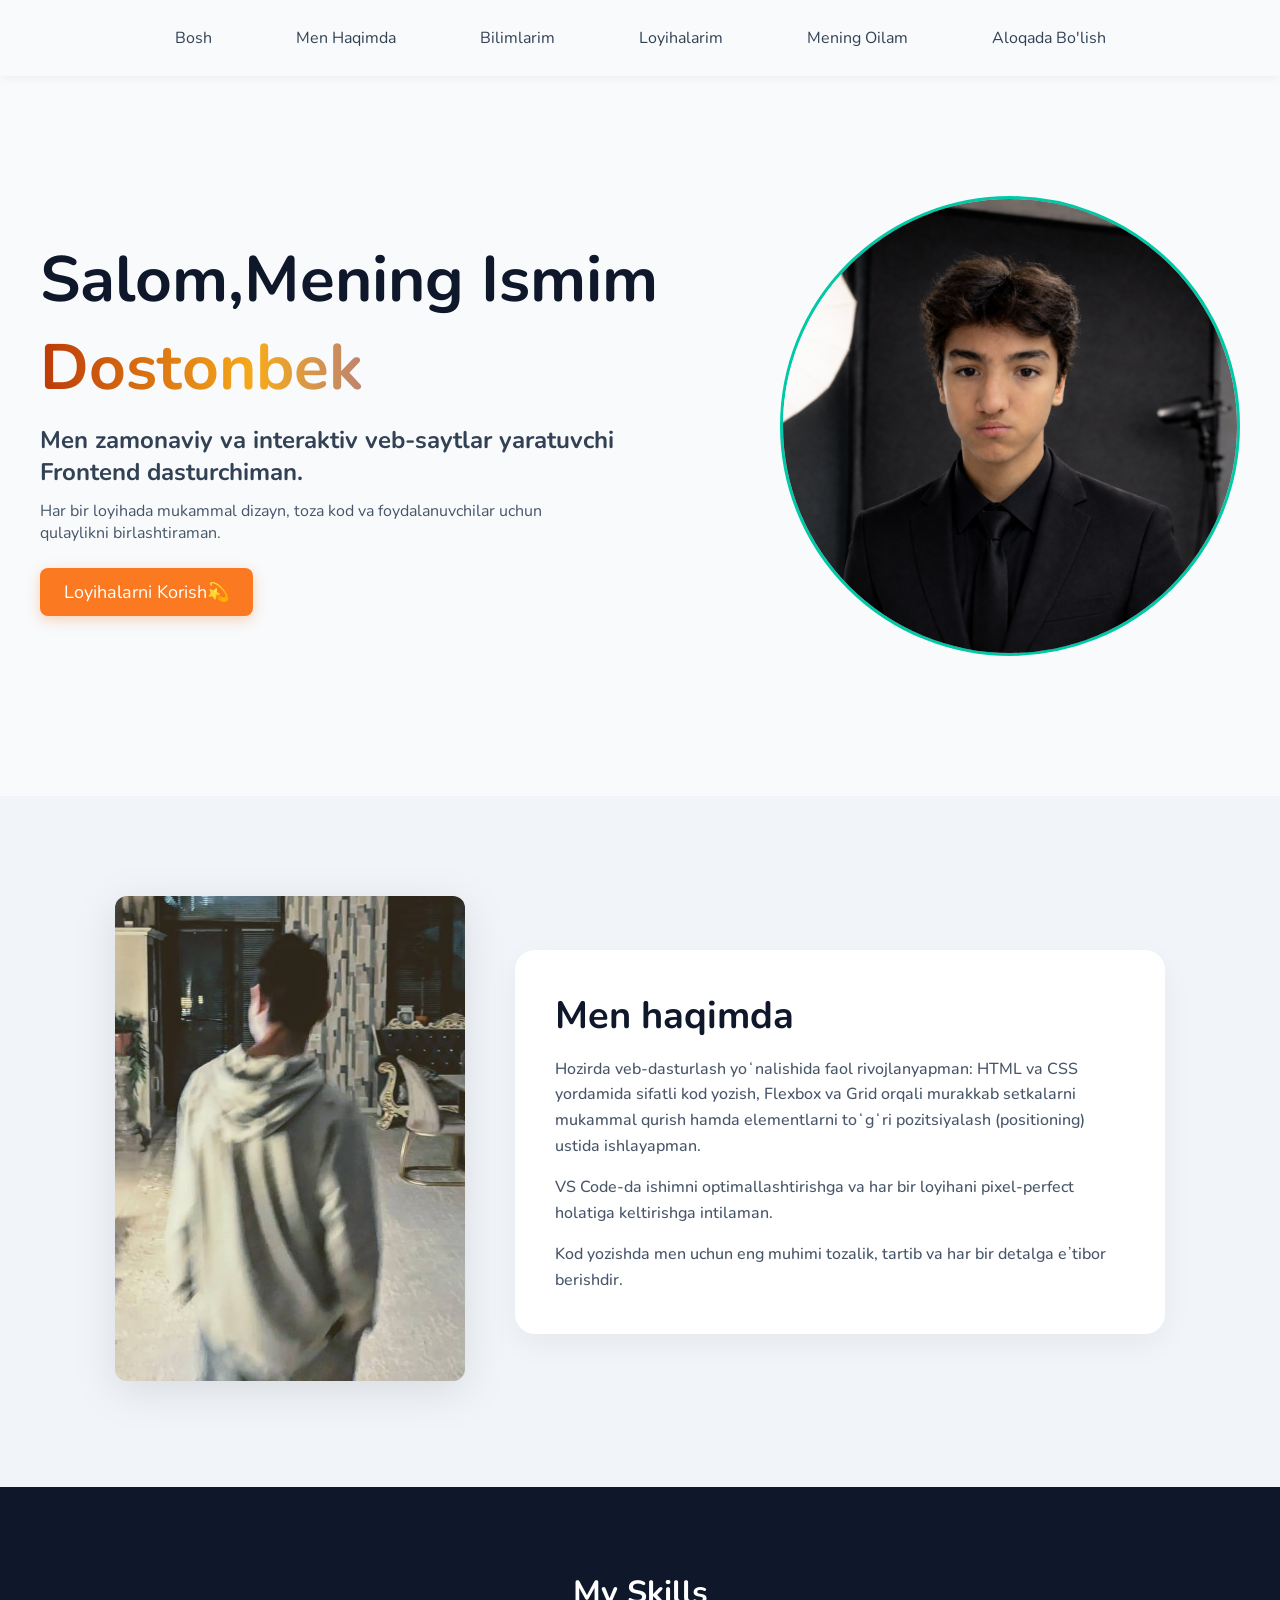
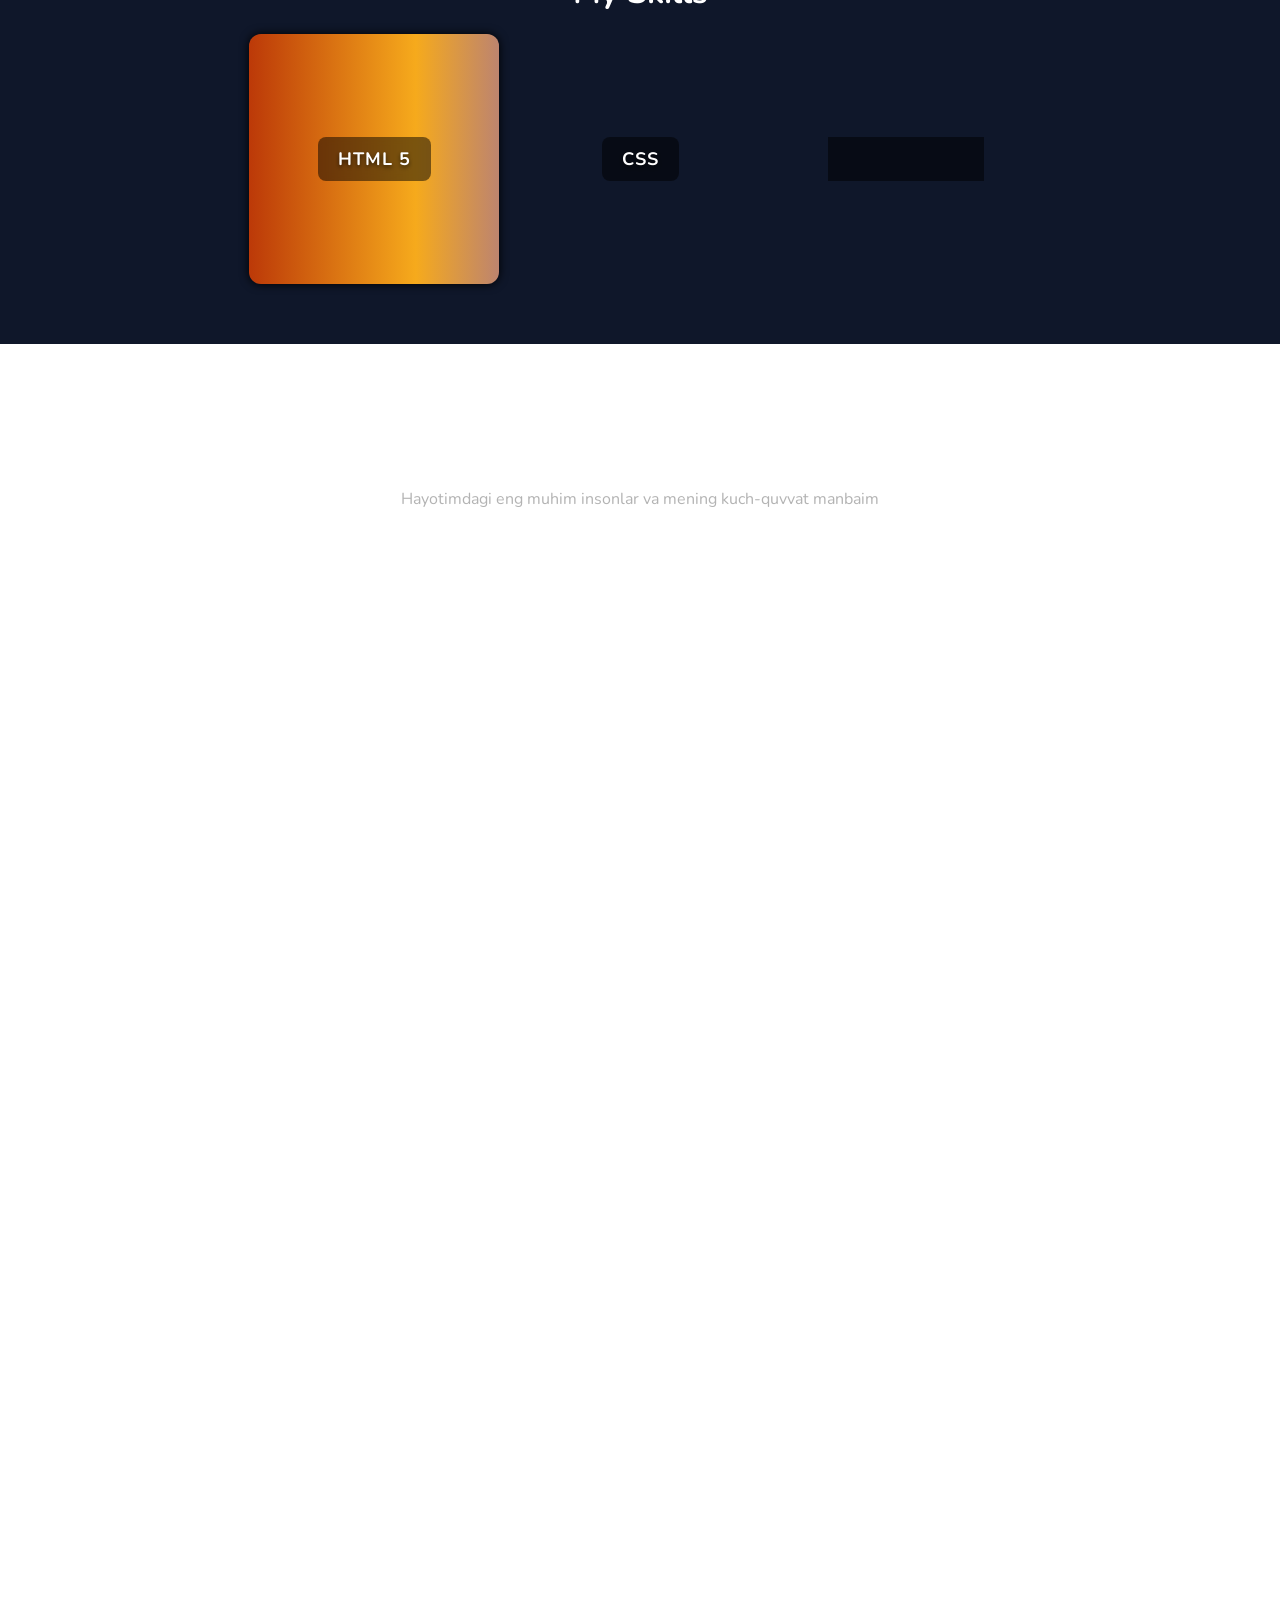
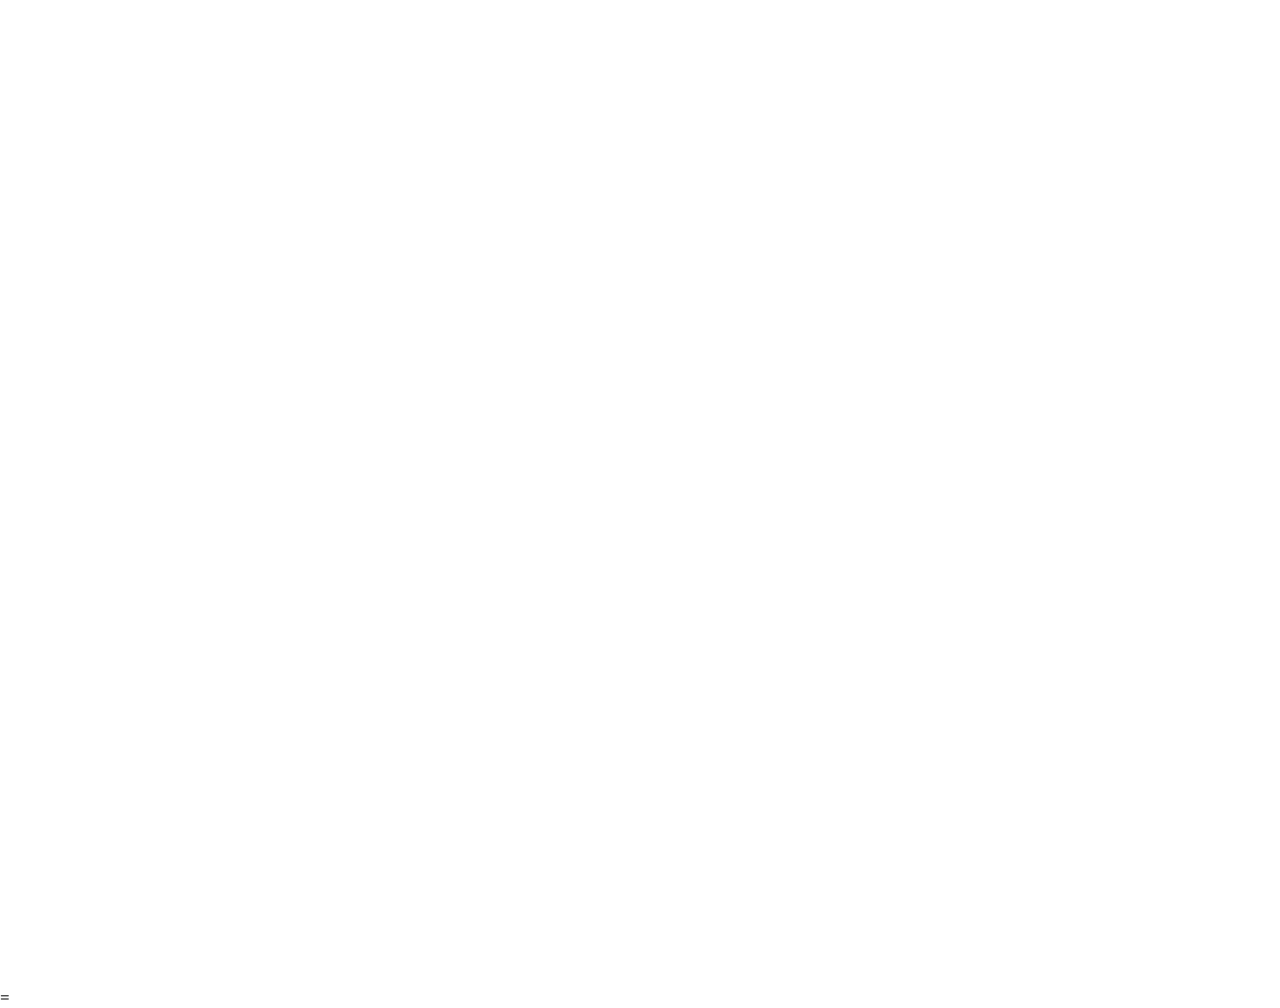
<file: index.html>
<!DOCTYPE html>
<html lang="en">

<head>
    <meta charset="UTF-8">
    <meta name="viewport" content="width=device-width, initial-scale=1.0">
    <title>Portfolio</title>
    <link rel="stylesheet" href="style.css">
    <link href="https://unpkg.com/aos@2.3.1/dist/aos.css" rel="stylesheet">
    <link rel="preconnect" href="https://fonts.googleapis.com">
<link rel="preconnect" href="https://fonts.gstatic.com" crossorigin>
<link href="https://fonts.googleapis.com/css2?family=Italiana&family=Montserrat:ital,wght@0,100..900;1,100..900&family=Nunito:ital,wght@0,200..1000;1,200..1000&family=Roboto:ital,wght@0,100..900;1,100..900&display=swap" rel="stylesheet">
</head>

<body>
    <header>
        <nav>
            <ul class="nav-list">
                <li><a class="nav-link" href="#hero">Bosh</a></li>
                <li><a class="nav-link" href="#about">Men Haqimda</a></li>
                <li><a class="nav-link" href="#skills">Bilimlarim</a></li>
                <li><a class="nav-link" href="loyihalarim.html">Loyihalarim</a></li>
                <li><a class="nav-link" href="#family">Mening Oilam</a></li>
                <li><a target="_blank" class="nav-link" href="contact.html">Aloqada Bo'lish</a></li>
            </ul>
        </nav>
    </header>
    <main>
        <section id="hero" class="hero">
            <div class="container">
                <div class="hero-content">
                    <div class="hero-left">
                        <h1>Salom,Mening Ismim <br> <span>Dostonbek</span></h1>
                        <h2>Men zamonaviy va interaktiv veb-saytlar yaratuvchi <br> Frontend dasturchiman.</h2>
                        <p>Har bir loyihada mukammal dizayn, toza kod va foydalanuvchilar uchun <br> qulaylikni
                            birlashtiraman.
                        </p>
                        <a href="./loyihalarim.html">Loyihalarni Korish💫</a>
                    </div>
                    <div class="hero-right">
                        <img src="./images/Me.png" alt="">
                    </div>
                </div>
        </section>
        <section id="about" class="about">
            <div class="about-content container">
                <div class="about-left">
                    <img src="./images/ME2.png" alt="About-chief">
                </div>
                <div class="about-right">
                    <h2>Men haqimda</h2>
                    <p>
                        Hozirda veb-dasturlash yoʻnalishida faol rivojlanyapman: HTML va CSS yordamida sifatli kod
                        yozish, Flexbox va Grid orqali murakkab setkalarni mukammal qurish hamda elementlarni toʻgʻri
                        pozitsiyalash (positioning) ustida ishlayapman.
                    </p>
                    <p>
                        VS Code-da ishimni optimallashtirishga va har bir loyihani pixel-perfect holatiga keltirishga
                        intilaman.
                    </p>
                    <p>
                        Kod yozishda men uchun eng muhimi tozalik, tartib va har bir detalga eʼtibor berishdir.
                    </p>
                </div>
            </div>
        </section>
        <section id="skills" class="skills">
            <h2 class="skills-title">My Skills</h2>
            <div class="skill-flex">
                <div class="skill-cards">
                    <div class="inner">
                        <div class="oldi">
                            <h2>HTML 5</h2>
                        </div>
                        <div class="orqa">
                            <p>Veb-sahifalarning "skeleti" va strukturasini yaratish. Toza, zamonaviy va mukammal
                                (pixel-perfect) loyihalar uchun barcha turdagi semantik teglardan (header, section,
                                article) unumli foydalanish.</p>
                        </div>
                    </div>
                </div>
                <div class="skill-cards css">
                    <div class="inner">
                        <div class="oldi css">
                            <h2>CSS</h2>
                        </div>
                        <div class="orqa">
                            <p>Veb-saytlarga jon bag‘ishlash: murakkab 3D va 2D transformatsiyalar, animatsiyalar,
                                moslashuvchan dizayn (Media Queries) va toza, strukturani buzmaydigan stillar yozish.
                            </p>
                        </div>
                    </div>
                </div>
                <div class="skill-cards js">
                    <div class="inner">
                        <div class="oldi">
                            <h2>JAVASCRIPT</h2>
                        </div>
                        <div class="orqa">
                            <p>Sayt interaktivligi va funksionalligini ta'minlash. Hodisalarni (events) boshqarish,
                                dinamik elementlar yaratish va toza, tushunarli JS kod yozish ko‘nikmasi.</p>
                        </div>
                    </div>
                </div>
            </div>
        </section>

        <section class="projects">
            <div class="project-cards">
                <div class="project-card">

                </div>
            </div>
            </div>
        </section>
        <section id="family" class="My-Family">
            <div class="family-section">
                <h2 class="section-title">Mening oilam</h2>
                <p class="section-subtitle">Hayotimdagi eng muhim insonlar va mening kuch-quvvat manbaim</p>

                <div class="family-list">
                    <div  data-aos="fade-down-right" class="family-card">
                        <div class="card-info">
                            <h3>Otam</h3>
                            <span class="card-name">Kadiradjiyev Rustam</span>
                            <p class="card-text">Mening dadam oilamizning mustahkam tayanchi, suyanchigʻi va eng katta
                                himoyachisidir. Ular har bir ishda bizga toʻgʻri yoʻl koʻrsatadigan, donolik va mardlik
                                timsoli boʻlgan insonlar. Dadamning mehnatsevarliklari va oilamiz uchun qilayotgan har
                                bir fidoyiliklari men uchun haqiqiy oʻrnakdir. Ularning borliklari qalbimizga
                                xotirjamlik va kuch bagʻishlaydi. Dadam bilan har soniyada faxrlanaman va ularga munosib
                                farzand boʻlishga harakat qilaman.</p>
                        </div>
                        <div class="card-image">
                            <img src="images/Dadam.png" alt="Otam">
                        </div>
                    </div>

                    <div  data-aos="fade-down-left" class="family-card">
                        <div class="card-info">
                            <h3>Oyim</h3>
                            <span class="card-name">Kadiradjiyeva Nilufar</span>
                            <p class="card-text">Mening onam 1988-yil 13-iyunda tugʻilganlar. Ular hozirda uy bekalari,
                                lekin shu bilan birga oʻz ustlarida ishlab, oʻqishga ham boradilar. Onam uy ishlariga
                                ham, oʻqishlariga ham birdek ulgurib, bizga har doim oʻrnak boʻladilar. Uyda esa biz
                                uchun har doim bir-biridan shirin va mazali ovqatlar pishirib beradigan eng mohir
                                pazandadirlar. Men onamni juda yaxshi koʻraman.</p>
                        </div>
                        <div class="card-image">
                            <img src="./images/Oyim.png" alt="Akam">
                        </div>
                    </div>



                    <div  data-aos="fade-down-left" class="family-card">
                        <div class="card-info">
                            <h3>Akam</h3>
                            <span class="card-name">Rahimdjanov Sardor</span>
                            <p class="card-text">Mening akam Sardor hayotdagi eng yaqin doʻstim, maslahatgoyim va
                                tayanchimdir. Biz akam bilan nafaqat aka-uka, balki boʻsh vaqtlarimizda sevimli
                                oʻyinlarimizni (ayniqsa, Xbox Series S konsolimizda) birga oʻynab, vaqti-vaqti bilan
                                qiziqarli bellashuvlar oʻtkazadigan eng yaqin sirdoshlarmiz. Akamning har qanday
                                vaziyatda meni qoʻllab-quvvatlashi va yonimda turishi men uchun juda qadrli. Ularning
                                maqsadlariga sodiqligi meni ham doimo oldinga intilishga ruhlantiradi.</p>
                        </div>
                        <div class="card-image">
                            <img src="./images/Akam.png" alt="Akam">
                        </div>
                    </div>

                    <div  data-aos="fade-down-right" class="family-card">
                        <div class="card-info">
                            <h3>Singlim</h3>
                            <span class="card-name">Rahimdjanova Zarina</span>
                            <p class="card-text">Mening singlim Zarina oilamizning eng quvnoq, begʻubor va erka
                                aʼzosidir. U oʻzining shirin feʼl-atvori, samimiy kulgisi va mehribonligi bilan butun
                                uyimizga fayz va quvonch ulashadi. Singlim bilan birga vaqt oʻtkazish, unga turli maktab
                                loyihalarida yordam berish va birgalikda ijodiy gʻoyalar oʻylab topish menga doimo
                                oʻzgacha zavq bagʻishlaydi. Uning muvaffaqiyatlari va baxtli tabassumini koʻrish men
                                uchun juda muhim.</p>
                        </div>
                        <div class="card-image">
                            <img src="./images/Singlim.png" alt="singlim">
                        </div>
                    </div>
                </div>
            </div>
        </section>
        =
    </main>
    <script src="https://unpkg.com/aos@2.3.1/dist/aos.js"></script>
    <script>
        AOS.init();
    </script>

</body>

</html>
</file>
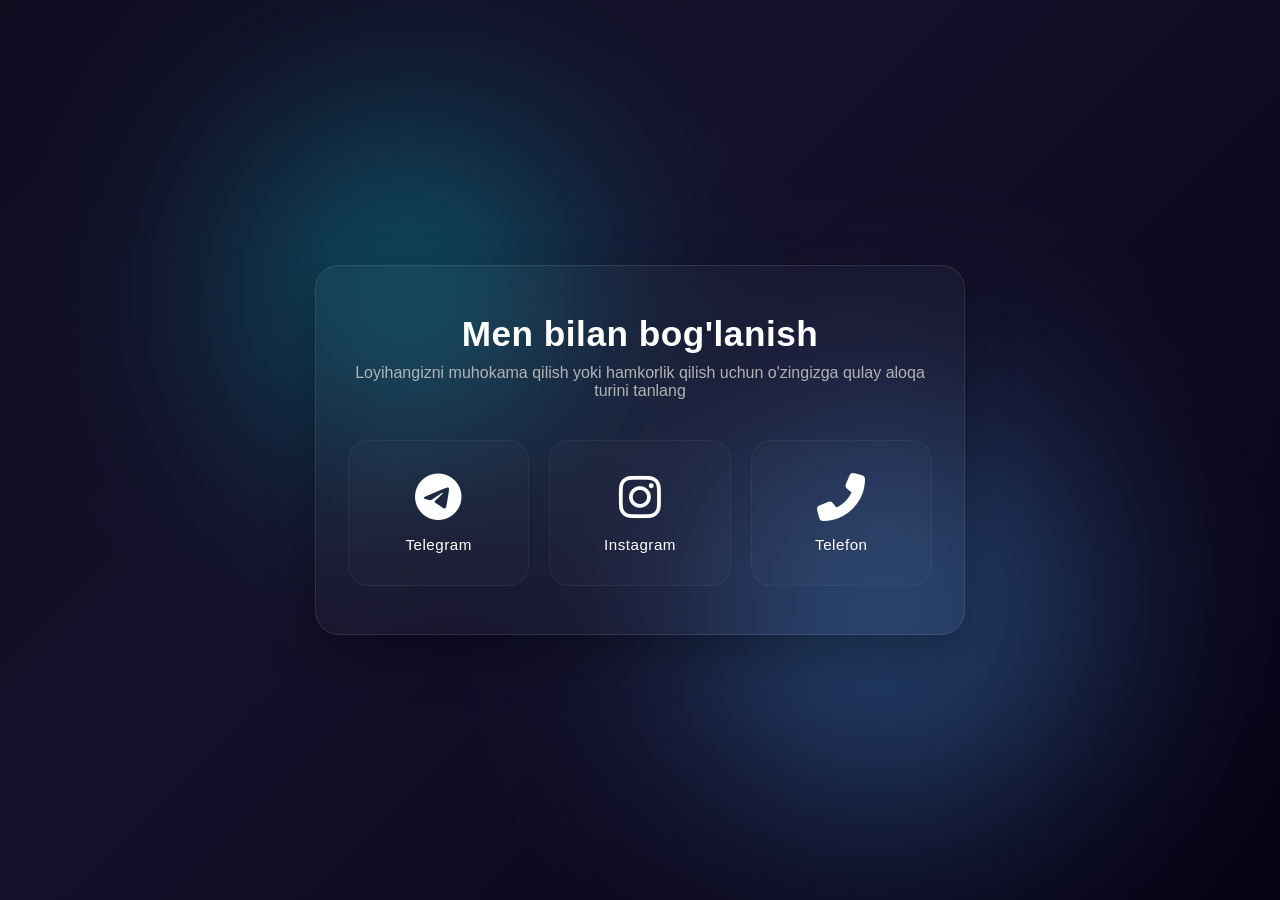
<file: contact.html>
<!DOCTYPE html>
<html lang="uz">
<head>
    <meta charset="UTF-8">
    <meta name="viewport" content="width=device-width, initial-scale=1.0">
    <title>Bog'lanish — Portfolio</title>
    <link rel="stylesheet" href="contact.css">
    <link rel="stylesheet" href="https://cdnjs.cloudflare.com/ajax/libs/font-awesome/6.4.0/css/all.min.css">
</head>
<body>

    <div class="contact-container">
        <h2>Men bilan bog'lanish</h2>
        <p>Loyihangizni muhokama qilish yoki hamkorlik qilish uchun o'zingizga qulay aloqa turini tanlang</p>

        <div class="social-grid">
            <a href="https://t.me/DostonXbox" target="_blank" class="social-card telegram">
                <i class="fab fa-telegram-plane"></i>
                <span>Telegram</span>
            </a>

            <a href="https://instagram.com/rakhimjanov.doston" target="_blank" class="social-card instagram">
                <i class="fab fa-instagram"></i>
                <span>Instagram</span>
            </a>

            <a href="tel:+998991261430" class="social-card phone">
                <i class="fas fa-phone-alt"></i>
                <span>Telefon</span>
            </a>
        </div>
    </div>

</body>
</html>
</file>
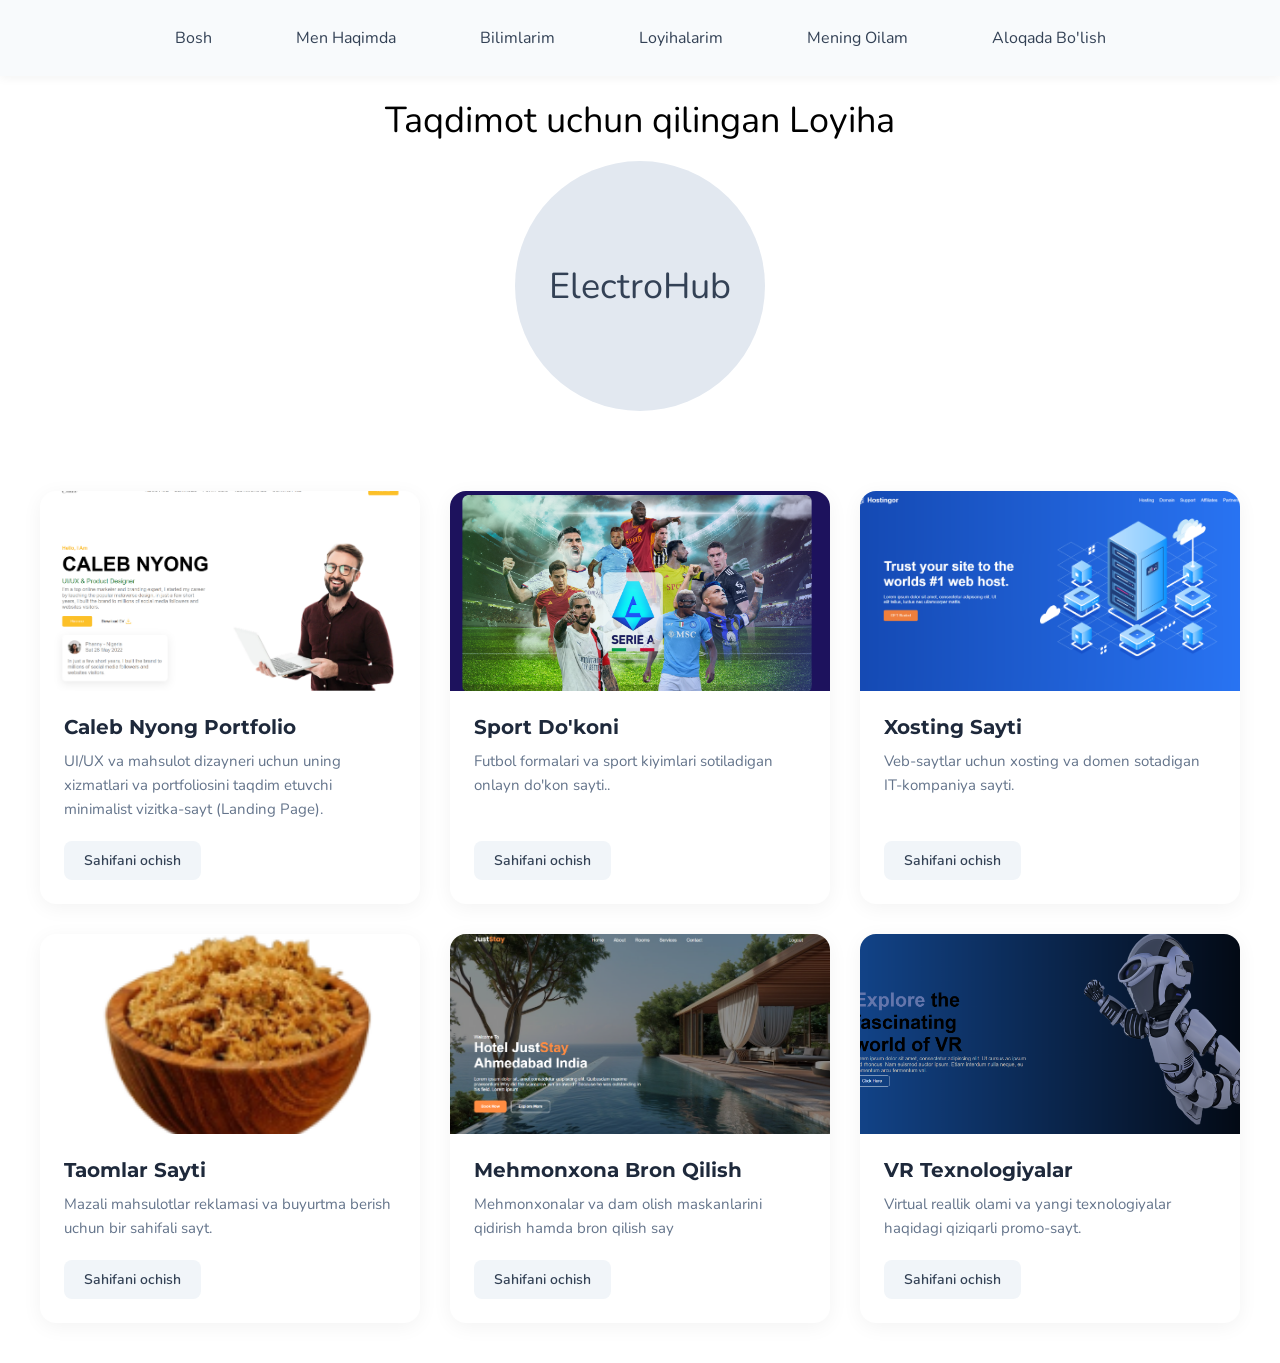
<file: loyihalarim.html>
<!DOCTYPE html>
<html lang="en">
<head>
    <meta charset="UTF-8">
    <meta name="viewport" content="width=device-width, initial-scale=1.0">
    <title>Loyihalarim</title>
    <link rel="stylesheet" href="loyihalarim.css">
    <link rel="preconnect" href="https://fonts.googleapis.com">
    <link rel="preconnect" href="https://fonts.gstatic.com" crossorigin>
    <link
        href="https://fonts.googleapis.com/css2?family=Montserrat:ital,wght@0,100..900;1,100..900&family=Nunito:ital,wght@0,200..1000;1,200..1000&family=Roboto:ital,wght@0,100..900;1,100..900&display=swap"
        rel="stylesheet">
</head>

<body>
    <header>
        <nav>
            <ul class="nav-list">
                <li><a class="nav-link" href="index.html">Bosh</a></li>
                <li><a class="nav-link" href="index.html">Men Haqimda</a></li>
                <li><a class="nav-link" href="index.html">Bilimlarim</a></li>
                <li><a class="nav-link" href="loyihalarim.html">Loyihalarim</a></li>
                <li><a class="nav-link" href="index.html">Mening Oilam</a></li>
                <li><a class="nav-link" href="contact.html">Aloqada Bo'lish</a></li>


            </ul>
        </nav>
    </header>

    <main>
        <div class="container">
            <section class="projects">
                <div class="asosiy-loyiha">
                    Taqdimot uchun qilingan Loyiha
                    <a href="https://electro-hub-two.vercel.app/" target="_blank">ElectroHub</a>
                </div>
                <div class="loyihalar">
                    <div class="loyiha">
                        <div class="loyiha-img">
                            <img src="./imgs/caleb.png" alt="Loyiha 1">
                        </div>
                        <div class="loyiha-info">
                            <h3>Caleb Nyong Portfolio</h3>
                            <p>UI/UX va mahsulot dizayneri uchun uning xizmatlari va portfoliosini taqdim etuvchi
                                minimalist vizitka-sayt (Landing Page).</p>
                            <a href="https://calebnyong.vercel.app/" target="_blank" class="loyiha-btn">Sahifani ochish</a>
                        </div>
                    </div>
                    <div class="loyiha">
                        <div class="loyiha-img">
                            <img src="./imgs/football.png" alt="Loyiha 1">
                        </div>
                        <div class="loyiha-info">
                            <h3>Sport Do'koni</h3>
                            <p>Futbol formalari va sport kiyimlari sotiladigan onlayn do'kon sayti..</p>
                            <a href="https://football-shop-mocha.vercel.app" target="_blank" class="loyiha-btn">Sahifani ochish</a>
                        </div>
                    </div>
                    <div class="loyiha">
                        <div class="loyiha-img">
                            <img src="./imgs/host.png" alt="Loyiha 1">
                        </div>
                        <div class="loyiha-info">
                            <h3>Xosting Sayti</h3>
                            <p>Veb-saytlar uchun xosting va domen sotadigan IT-kompaniya sayti.</p>
                            <a href="https://hosting-site12.vercel.app/" target="_blank" class="loyiha-btn">Sahifani ochish</a>
                        </div>
                    </div>
                    <div class="loyiha">
                        <div class="loyiha-img">
                            <img src="./imgs/food.png" alt="Loyiha 1">
                        </div>
                        <div class="loyiha-info">
                            <h3>Taomlar Sayti</h3>
                            <p>Mazali mahsulotlar reklamasi va buyurtma berish uchun bir sahifali sayt.</p>
                            <a href="https://food-store-gilt.vercel.app/" target="_blank" class="loyiha-btn">Sahifani ochish</a>
                        </div>
                    </div>
                    <div class="loyiha">
                        <div class="loyiha-img">
                            <img src="./imgs/juststay.png" alt="Loyiha 1">
                        </div>
                        <div class="loyiha-info">
                            <h3>Mehmonxona Bron Qilish</h3>
                            <p>Mehmonxonalar va dam olish maskanlarini qidirish hamda bron qilish say</p>
                            <a href="https://hotel-woad-three.vercel.app/" target="_blank" class="loyiha-btn">Sahifani ochish</a>
                        </div>
                    </div>
                    <div class="loyiha">
                        <div class="loyiha-img">
                            <img src="./imgs/Vr.png" alt="Loyiha 1">
                        </div>
                        <div class="loyiha-info">
                            <h3>VR Texnologiyalar</h3>
                            <p>Virtual reallik olami va yangi texnologiyalar haqidagi qiziqarli promo-sayt.</p>
                            <a href="https://vr-wine.vercel.app/" target="_blank" class="loyiha-btn">Sahifani ochish</a>
                        </div>
                    </div>
                </div>
            </section>
        </div>
    </main>
</body>

</html>
</file>
<file: style.css>
* {
  margin: 0;
  padding: 0;
  box-sizing: border-box;
    font-family: "Nunito", sans-serif;

}



header {
  background-color: #f8fafc;
  box-shadow: 0 2px 10px rgba(0, 0, 0, 0.05);
  position: sticky;
  top: 0;
  z-index: 100;
}
html {
  scroll-behavior: smooth;
}

.nav-list {
  display: flex;
  gap: 36px;
  list-style: none;
  justify-content: center;
  padding: 15px 50px;
}

.nav-link {
  display: inline-block;
  text-decoration: none;
  background-color: transparent;
  color: #334155;
  padding: 12px 24px;
  border-radius: 8px;
  transition: 0.3s;
}

.nav-link:hover {
  background-color: #f1f5f9;
  color: #fa7921;
}

.nav-link:active {
  background-color: #e2e8f0;
  transform: scale(0.95);
}

.container {
  max-width: 1200px;
  margin: 0 auto;
  width: 100%;
}
nav img {
  width: 50px;
  height: auto;
}
h1 {
  font-size: 64px;
  color: #0f172a;
}
h1 span {
  background: linear-gradient(
    to right,
    #bc3908,
    #f6aa1c,
    #845ec2,
    #845ec2,
    #00c9a7,
    #3c859e,
    #0900ff
  );
  background-clip: text;
  background-size: 400% 400%;
  -webkit-text-fill-color: transparent;
  animation: move 8s linear infinite;
}
.hero {
  min-height: 80vh;
  background-color: #f8fafc;
  display: flex;
  align-items: flex-start;
  padding-top: 120px;
}
.hero-left {
  display: flex;
  flex-direction: column;
  justify-content: center;
  max-width: 700px;
  gap: 12px;
}

.hero-left p {
  color: #475569;
}

.hero-left h2 {
  color: #334155;
}

.hero-left a {
  padding: 12px 24px;
  background-color: #fa7921;
  box-shadow: 0 4px 14px rgba(250, 121, 33, 0.3);
  color: white;
  border-radius: 8px;
  margin-top: 12px;
  text-decoration: none;
  width: fit-content;
  border: none;
  font-size: 18px;
  transition: 0.3s;
  cursor: pointer;
}
.hero-left a:hover {
  background-color: #f6aa1c;
}
.hero-left a:active {
  background-color: #bc3908;
  transform: scale(0.95);
}

.hero-content {
  display: flex;
  justify-content: space-between;
}

.hero-right {
    display: flex;
    justify-content: center;
    align-items: center;
}

.hero-right img {
    width: 460px;
    height: 460px;
    border: 3px solid #00c9a7;
    border-radius: 50%;
    object-fit: cover;
    object-position: top;
    display: block;
}

.about {
  background-color: #f1f5f9;
  padding: 100px 0;
}
.about-content {
  display: flex;
  justify-content: center;
  align-items: center;
  gap: 50px;
  max-width: 1200px;
  padding: 0 20px;
}

.about-left img {
  width: 350px;
  filter: drop-shadow(0 10px 20px rgba(0, 0, 0, 0.1));
  height: auto;
  border-radius: 12px;
  transition: 0.5s;
}

.about-right {
  display: flex;
  flex-direction: column;
  gap: 16px;
  max-width: 650px;
  padding: 40px;
  background-color: #ffffff;
  box-shadow: 0 10px 30px rgba(0, 0, 0, 0.05);
  border-radius: 20px;
  transition: transform 0.3s;
}

.about-right:hover {
  transform: scale(1.05);
  color: #fff;
}

.about-right h2 {
  font-size: 38px;
  color: #0f172a;
}

.about-left img:hover {
  transform: scale(1.05) translateY(-5px);
}

.about-right p {
  font-size: 16px;
  line-height: 1.6;
  color: #475569;
  font-weight: 500;
}

.skills-title {
  margin-top: 24px;
  margin-bottom: 20px;
  color: #ffffff;
  font-size: 32px;
}

.skills {
  text-align: center;
  display: flex;
  padding: 60px 20px;
  flex-direction: column;
  background-color: #0f172a;
  align-items: center;
}

.skill-cards {
  width: 250px;
  height: 250px;
  perspective: 1000px;
}

.inner {
  width: 100%;
  height: 100%;
  transition: 1s;
  transform-style: preserve-3d;
  position: relative;
}

.skill-cards:hover .inner {
  transform: rotateY(180deg);
}

.oldi,
.orqa {
  width: 100%;
  height: 100%;
  box-shadow: 0 0 10px black;
  position: absolute;
  backface-visibility: hidden;
  display: flex;
  align-items: center;
  padding: 20px;
  border-radius: 12px;
  justify-content: center;
  color: #7a9b76;
  font-size: 12px;
}
.oldi {
  animation: move 8s linear infinite;
  background: linear-gradient(
    to right,
    #bc3908,
    #f6aa1c,
    #845ec2,
    #845ec2,
    #00c9a7,
    #3c859e,
    #0900ff
  );
  background-size: 400% 400%;

  transform: rotateY(0deg);
}


.orqa {
  transform: rotateY(180deg);
  color: #334155;
  background-color: #ffffff;
  font-size: 15px;
  line-height: 1.4;
}

.skill-flex {
  display: flex;
  gap: 16px;
}

.oldi h2 {
  color: #ffffff;
  font-weight: bold;
  text-transform: uppercase;
  letter-spacing: 1px;
  background: rgba(0, 0, 0, 0.5);
  padding: 10px 20px;
  border-radius: 8px;
  backdrop-filter: blur(4px);
  text-shadow: 0 2px 4px rgba(0, 0, 0, 0.6);
}


@keyframes move {
  0% { background-position: 0% 50%; }
  50% { background-position: 100% 50%; }
  100% { background-position: 0% 50%; }
}



.family-section {
    position: relative;
    z-index: 1;
    width: 90%;
    max-width: 950px;
    margin: 60px auto;
    padding: 20px;
}

.section-title {
    font-size: 2.5rem;
    color: #fff;
    text-align: center;
    font-weight: 700;
    margin-bottom: 10px;
}

.section-subtitle {
    font-size: 1rem;
    color: #b3b3b3;
    text-align: center;
    margin-bottom: 50px;
}

.family-list {
    display: flex;
    flex-direction: column;
    gap: 40px;
}

.family-card {
    display: flex;
    background: rgba(255, 255, 255, 0.03);
    border: 1px solid rgba(255, 255, 255, 0.06);
    border-radius: 24px;
    overflow: hidden;
    min-height: 300px;
    box-shadow: 0 20px 40px rgba(0, 0, 0, 0.25);
    transition: transform 0.3s ease, border-color 0.3s ease;
}

.family-card:hover {
    transform: translateY(-5px);
    border-color: rgba(255, 255, 255, 0.15);
}

.card-info {
    flex: 1;
    padding: 40px;
    display: flex;
    flex-direction: column;
    justify-content: center;
}

.card-info h3 {
    font-size: 1.8rem;
    color: #fff;
    margin-bottom: 6px;
    font-weight: 600;
}

.card-name {
    font-size: 1rem;
    color: #00f2fe;
    margin-bottom: 20px;
    font-weight: 500;
    display: block;
}

.card-text {
    font-size: 0.95rem;
    color: #b3b3b3;
    line-height: 1.7;
}

.card-image {
    flex: 1;
    min-height: 300px;
    position: relative;
    background: #1a1c29;
}

.card-image img {
    width: 100%;
    height: 100%;
    object-fit: cover;
}

@media (max-width: 768px) {
    .family-card {
        flex-direction: column-reverse;
    }
    .card-info {
        padding: 30px 24px;
    }
    .card-image {
        min-height: 250px;
    }
}
</file>
<file: contact.css>
* {
    margin: 0;
    padding: 0;
    box-sizing: border-box;
    font-family: 'Segoe UI', Tahoma, Geneva, Verdana, sans-serif;
}

body {
    min-height: 100vh;
    display: flex;
    justify-content: center;
    align-items: center;
    background: linear-gradient(135deg, #0f0c20 0%, #15102a 40%, #060214 100%);
    overflow: hidden;
    position: relative;
}
 

body::before, body::after {
    content: '';
    position: absolute;
    border-radius: 50%;
    filter: blur(120px);
    z-index: 0;
    opacity: 0.4;
}

body::before {
    width: 300px;
    height: 300px;
    background: #00f2fe;
    top: 15%;
    left: 20%;
}

body::after {
    width: 400px;
    height: 400px;
    background: #4facfe;
    bottom: 10%;
    right: 15%;
}

.contact-container {
    position: relative;
    z-index: 1;
    background: rgba(255, 255, 255, 0.03);
    backdrop-filter: blur(16px);
    backdrop-filter: blur(16px);
    border: 1px solid rgba(255, 255, 255, 0.1);
    padding: 3rem 2rem;
    border-radius: 24px;
    width: 90%;
    max-width: 650px;
    text-align: center;
    box-shadow: 0 20px 50px rgba(0, 0, 0, 0.3);
}

.contact-container h2 {
    font-size: 2.2rem;
    color: #fff;
    margin-bottom: 10px;
    font-weight: 700;
    letter-spacing: 0.5px;
}

.contact-container p {
    color: #b3b3b3;
    font-size: 1rem;
    margin-bottom: 2.5rem;
}

.social-grid {
    display: grid;
    grid-template-columns: repeat(3, 1fr);
    gap: 20px;
}

.social-card {
    display: flex;
    flex-direction: column;
    align-items: center;
    justify-content: center;
    padding: 2rem 1rem;
    border-radius: 20px;
    text-decoration: none;
    color: #fff;
    background: rgba(255, 255, 255, 0.02);
    border: 1px solid rgba(255, 255, 255, 0.05);
    transition: all 0.4s cubic-bezier(0.175, 0.885, 0.32, 1.275);
    cursor: pointer;
    position: relative;
    overflow: hidden;
}

.social-card i {
    font-size: 3rem;
    margin-bottom: 15px;
    transition: transform 0.3s ease;
}

.social-card span {
    font-size: 0.95rem;
    font-weight: 500;
    letter-spacing: 0.5px;
}

.telegram:hover {
    background: linear-gradient(135deg, #2ae88a 0%, #0088cc 100%);
    box-shadow: 0 15px 30px rgba(0, 136, 204, 0.4);
    border-color: rgba(0, 136, 204, 0.5);
    transform: translateY(-10px);
}

.instagram:hover {
    background: linear-gradient(45deg, #f09433 0%, #e6683c 25%, #dc2743 50%, #cc2366 75%, #bc1888 100%);
    box-shadow: 0 15px 30px rgba(220, 39, 67, 0.4);
    border-color: rgba(220, 39, 67, 0.5);
    transform: translateY(-10px);
}

.phone:hover {
    background: linear-gradient(135deg, #00b4db 0%, #00ff6c 100%);
    box-shadow: 0 15px 30px rgba(0, 255, 108, 0.3);
    border-color: rgba(0, 255, 108, 0.5);
    transform: translateY(-10px);
}

.social-card:hover i {
    transform: scale(1.15);
}
</file>
<file: loyihalarim.css>
* {
  margin: 0;
  padding: 0;
  box-sizing: border-box;
  font-family: "Nunito", sans-serif;
}
header {
  background-color: #f8fafc;
  box-shadow: 0 2px 10px rgba(0, 0, 0, 0.05);
  position: sticky;
  top: 0;
  z-index: 100;
}
html {
  scroll-behavior: smooth;
}

.nav-list {
  display: flex;
  gap: 36px;
  list-style: none;
  justify-content: center;
  padding: 15px 50px;
}

.nav-link {
  display: inline-block;
  text-decoration: none;
  background-color: transparent;
  color: #334155;
  padding: 12px 24px;
  border-radius: 8px;
  transition: 0.3s;
}

.nav-link:hover {
  background-color: #f1f5f9;
  color: #fa7921;
}

.nav-link:active {
  background-color: #e2e8f0;
  transform: scale(0.95);
}


.container {
  max-width: 1200px;
  margin: 0 auto;
  width: 100%;
}


.asosiy-loyiha{
  display: flex;
  justify-content: center;
  align-items: center;
  margin-top: 20px;
  font-size: 36px;
  gap: 16px;
  flex-direction: column;
}

.asosiy-loyiha a{
  background-color: #e2e8f0;
  color: #334155;
  text-decoration: none;
  width: 250px;
  height: 250px;
  justify-content: center;
  display: flex;
  align-items: center;
  border-radius: 50%;
  position: relative;
  overflow: hidden;
  z-index: 1;
  transition: color 0.4s ease;
}


.asosiy-loyiha a::before{
  content: "";
  position: absolute;
  bottom: 0;
  left: 0;
  width: 100%;
  height: 0;
  background-color: aqua;
  border-radius: 50% 50% 0 0;
  z-index: -1;
  transition: height 0.4s ease, border-radius 0.4s ease;
}

.asosiy-loyiha a:hover{
  color: #000;
}



.asosiy-loyiha a:hover::before{
  height: 100%;
  border-radius: 0%;
}



.loyihalar{
  display: grid;
  grid-template-columns: repeat(3,1fr);
  gap: 30px;
  padding: 40px 0;
  margin-top: 40px;
}



.loyiha{
  background-color: #ffffff;
  border-radius: 16px;
  overflow: hidden;
  box-shadow: 0 4px 20px rgba(0, 0, 0, 0.05);
  transition: transform 0.3s ease, box-shadow 0.3s ease;
  display: flex;
  flex-direction: column;
}

.loyiha:hover{
  transform: translateY(-8px);
  box-shadow: 0 12px 30px  rgba(0, 0, 0, 0.1);
}

.loyiha-img{
  width: 100%;
  height: 200px;
  overflow: hidden;
  background-color: #f1f5f9;
}

.loyiha-img img{
  width: 100%;
  height: 100%;
  object-fit: cover;
  transition: transform 0.5s ease;
}


.loyiha:hover .loyiha-img img{
  transform: scale(1.05);
}

.loyiha-info{
  padding: 24px;
  display: flex;
  flex-direction: column;
  flex-grow: 1;
}


.loyiha-info h3{
  font-size: 20px;
  color: #1e293b;
  margin-bottom: 10px;
  font-family: "Montserrat", sans-serif;
}



.loyiha-info p{
  font-size: 15px;
  color: #64748b;
  line-height: 1.6;
  margin-bottom: 20px;
  flex-grow: 1;
}

.loyiha-btn{
  align-self: flex-start;
  text-decoration: none;
  background-color: #f1f5f9;
  color: #334155;
  padding: 10px 20px;
  border-radius: 8px;
  font-weight: 600;
  font-size: 14px;
  transition: all 0.3s ease;
}

.loyiha-btn:hover{
  background-color: #fa7921;
  color: #ffffff;
}
</file>
